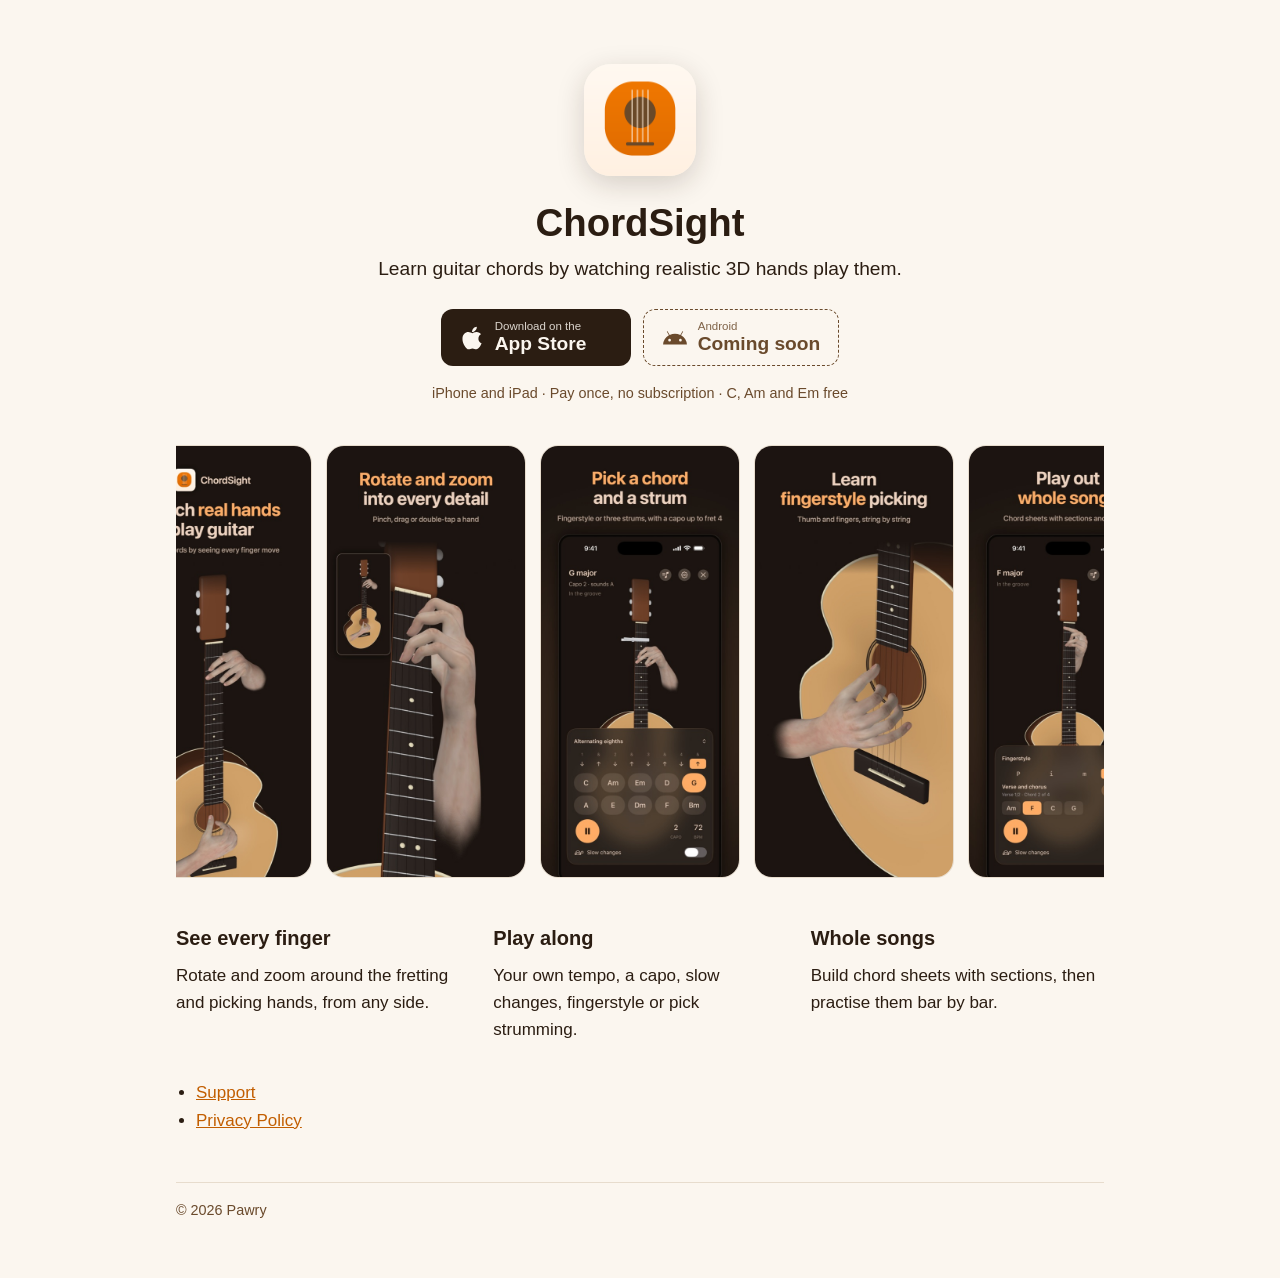
<file: index.html>
<!doctype html>
<html lang="en">
<head>
<meta charset="utf-8">
<meta name="viewport" content="width=device-width, initial-scale=1">
<title>ChordSight: Guitar Chords 3D</title>
<meta name="description" content="Learn guitar chords by watching realistic 3D hands play them. Pay once, no subscription.">
<meta name="apple-itunes-app" content="app-id=6831934798">
<meta property="og:title" content="ChordSight: Guitar Chords 3D">
<meta property="og:description" content="Learn guitar chords by watching realistic 3D hands play them.">
<meta property="og:image" content="https://pallabez.github.io/chordsight-site/img/icon.png">
<link rel="icon" href="img/icon.png">
<link rel="apple-touch-icon" href="img/icon.png">
<link rel="stylesheet" href="style.css">
</head>
<body>
<main class="wide">
  <header class="hero">
    <img class="icon" src="img/icon.png" alt="" width="112" height="112">
    <h1>ChordSight</h1>
    <p class="lead">Learn guitar chords by watching realistic 3D hands play them.</p>
    <div class="stores">
      <a class="store" href="https://apps.apple.com/app/id6831934798">
        <svg viewBox="0 0 384 512" aria-hidden="true"><path fill="currentColor" d="M318.7 268.7c-.2-36.7 16.4-64.4 50-84.8-18.8-26.9-47.2-41.7-84.7-44.6-35.5-2.8-74.3 20.7-88.5 20.7-15 0-49.4-19.7-76.4-19.7C63.3 141.2 4 184.8 4 273.5q0 39.3 14.4 81.2c12.8 36.7 59 126.7 107.2 125.2 25.2-.6 43-17.9 75.8-17.9 31.8 0 48.3 17.9 76.4 17.9 48.6-.7 90.4-82.5 102.6-119.3-65.2-30.7-61.7-90-61.7-91.9zm-56.6-164.2c27.3-32.4 24.8-61.9 24-72.5-24.1 1.4-52 16.4-67.9 34.9-17.5 19.8-27.8 44.3-25.6 71.9 26.1 2 49.9-11.4 69.5-34.3z"/></svg>
        <span><small>Download on the</small>App Store</span>
      </a>
      <a class="store soon" href="android.html">
        <svg viewBox="0 0 24 24" aria-hidden="true"><path fill="currentColor" d="M17.6 9.48l1.84-3.18a.38.38 0 0 0-.66-.38l-1.86 3.22a11.4 11.4 0 0 0-9.84 0L5.22 5.92a.38.38 0 0 0-.66.38L6.4 9.48A10.8 10.8 0 0 0 1 18h22a10.8 10.8 0 0 0-5.4-8.52zM7 15.25a1.25 1.25 0 1 1 0-2.5 1.25 1.25 0 0 1 0 2.5zm10 0a1.25 1.25 0 1 1 0-2.5 1.25 1.25 0 0 1 0 2.5z"/></svg>
        <span><small>Android</small>Coming soon</span>
      </a>
    </div>
    <p class="meta">iPhone and iPad · Pay once, no subscription · C, Am and Em free</p>
  </header>

  <section class="shots" aria-label="Screenshots">
    <img src="img/iphone-1-open.jpg" alt="ChordSight showing both hands on a 3D guitar" loading="lazy">
    <img src="img/iphone-2-zoom.jpg" alt="Close-up of the fretting hand" loading="lazy">
    <img src="img/iphone-3-pattern.jpg" alt="Choosing a picking pattern" loading="lazy">
    <img src="img/iphone-4-picking.jpg" alt="The picking hand from below" loading="lazy">
    <img src="img/iphone-5-song.jpg" alt="A song as a chord sheet" loading="lazy">
  </section>

  <section class="features">
    <div><h2>See every finger</h2><p>Rotate and zoom around the fretting and picking hands, from any side.</p></div>
    <div><h2>Play along</h2><p>Your own tempo, a capo, slow changes, fingerstyle or pick strumming.</p></div>
    <div><h2>Whole songs</h2><p>Build chord sheets with sections, then practise them bar by bar.</p></div>
  </section>

  <ul class="links">
    <li><a href="support.html">Support</a></li>
    <li><a href="privacy.html">Privacy Policy</a></li>
  </ul>
  <footer>© 2026 Pawry</footer>
</main>
</body>
</html>
</file>
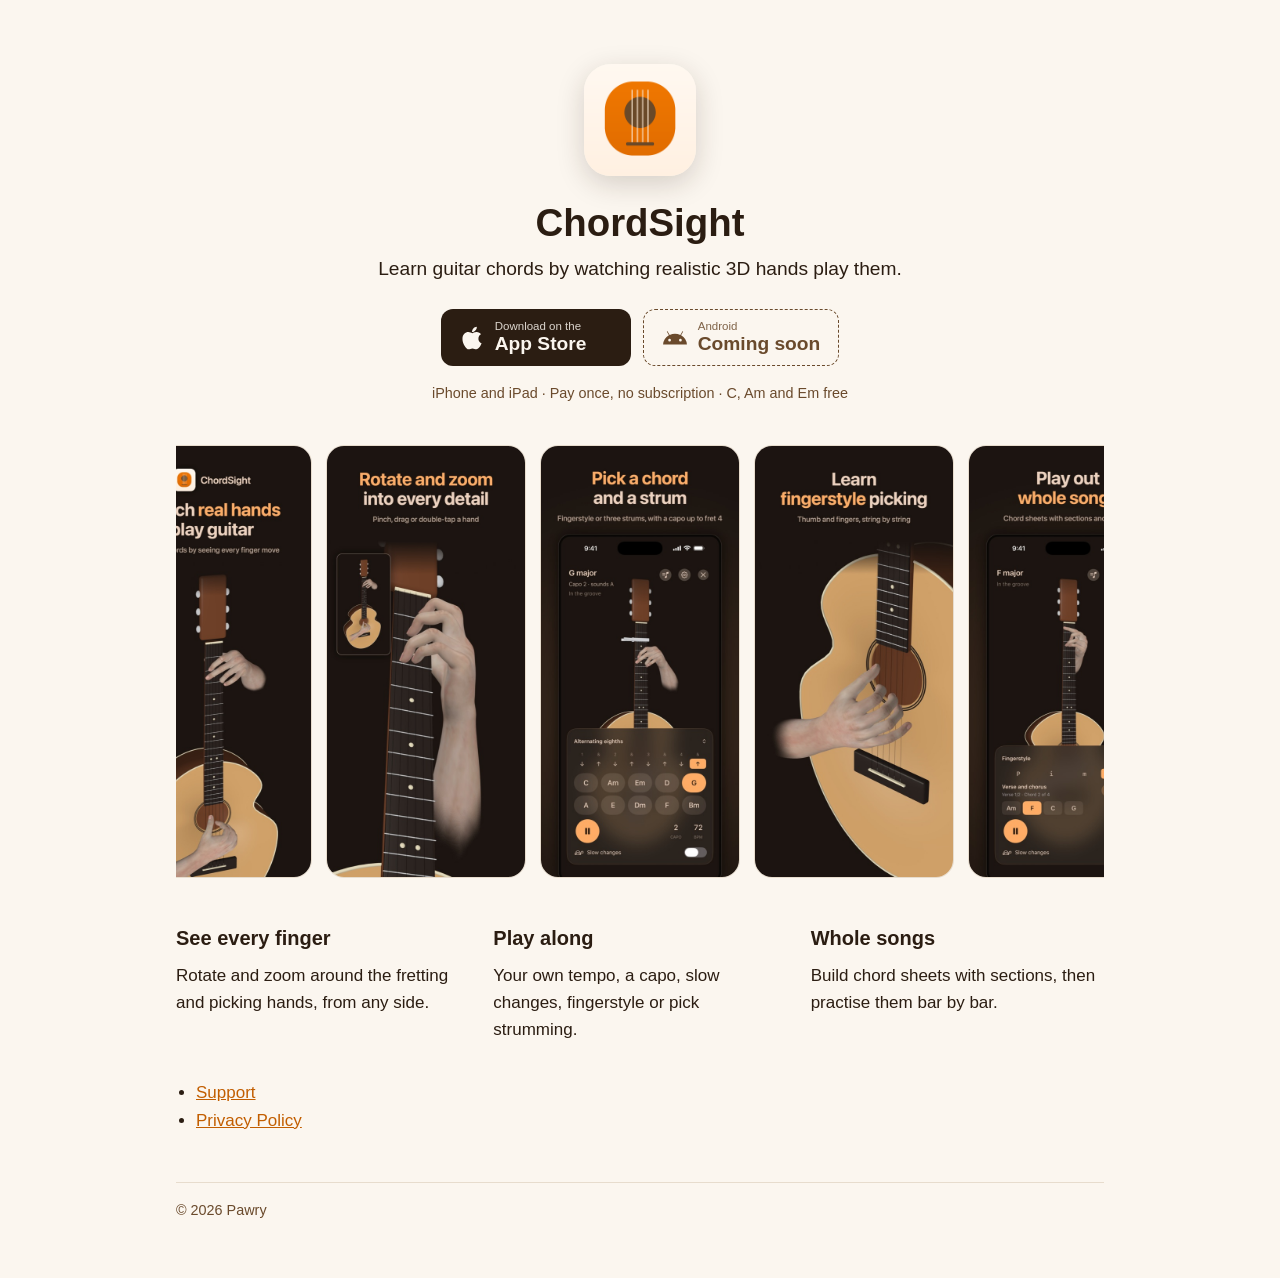
<file: get/index.html>
<!doctype html>
<html lang="en">
<head>
<meta charset="utf-8">
<meta name="viewport" content="width=device-width, initial-scale=1">
<title>Get ChordSight</title>
<meta property="og:title" content="Get ChordSight">
<meta property="og:description" content="Learn guitar chords by watching realistic 3D hands play them.">
<meta property="og:image" content="https://pallabez.github.io/chordsight-site/img/icon.png">
<link rel="icon" href="../img/icon.png">
<link rel="stylesheet" href="../style.css">
<script>
(function () {
  var ua = navigator.userAgent || "";
  var ios = /iPhone|iPad|iPod/.test(ua) ||
    (/Macintosh/.test(ua) && navigator.maxTouchPoints > 1); // iPadOS asks for the desktop site
  var target = ios ? "https://apps.apple.com/app/id6831934798"
    : /Android/i.test(ua) ? "../android.html"
    : "../index.html";
  location.replace(target);
})();
</script>
</head>
<body>
<main>
  <h1>Get ChordSight</h1>
  <p><a href="https://apps.apple.com/app/id6831934798">iPhone and iPad: App Store</a></p>
  <p><a href="../android.html">Android: coming soon</a></p>
</main>
</body>
</html>
</file>
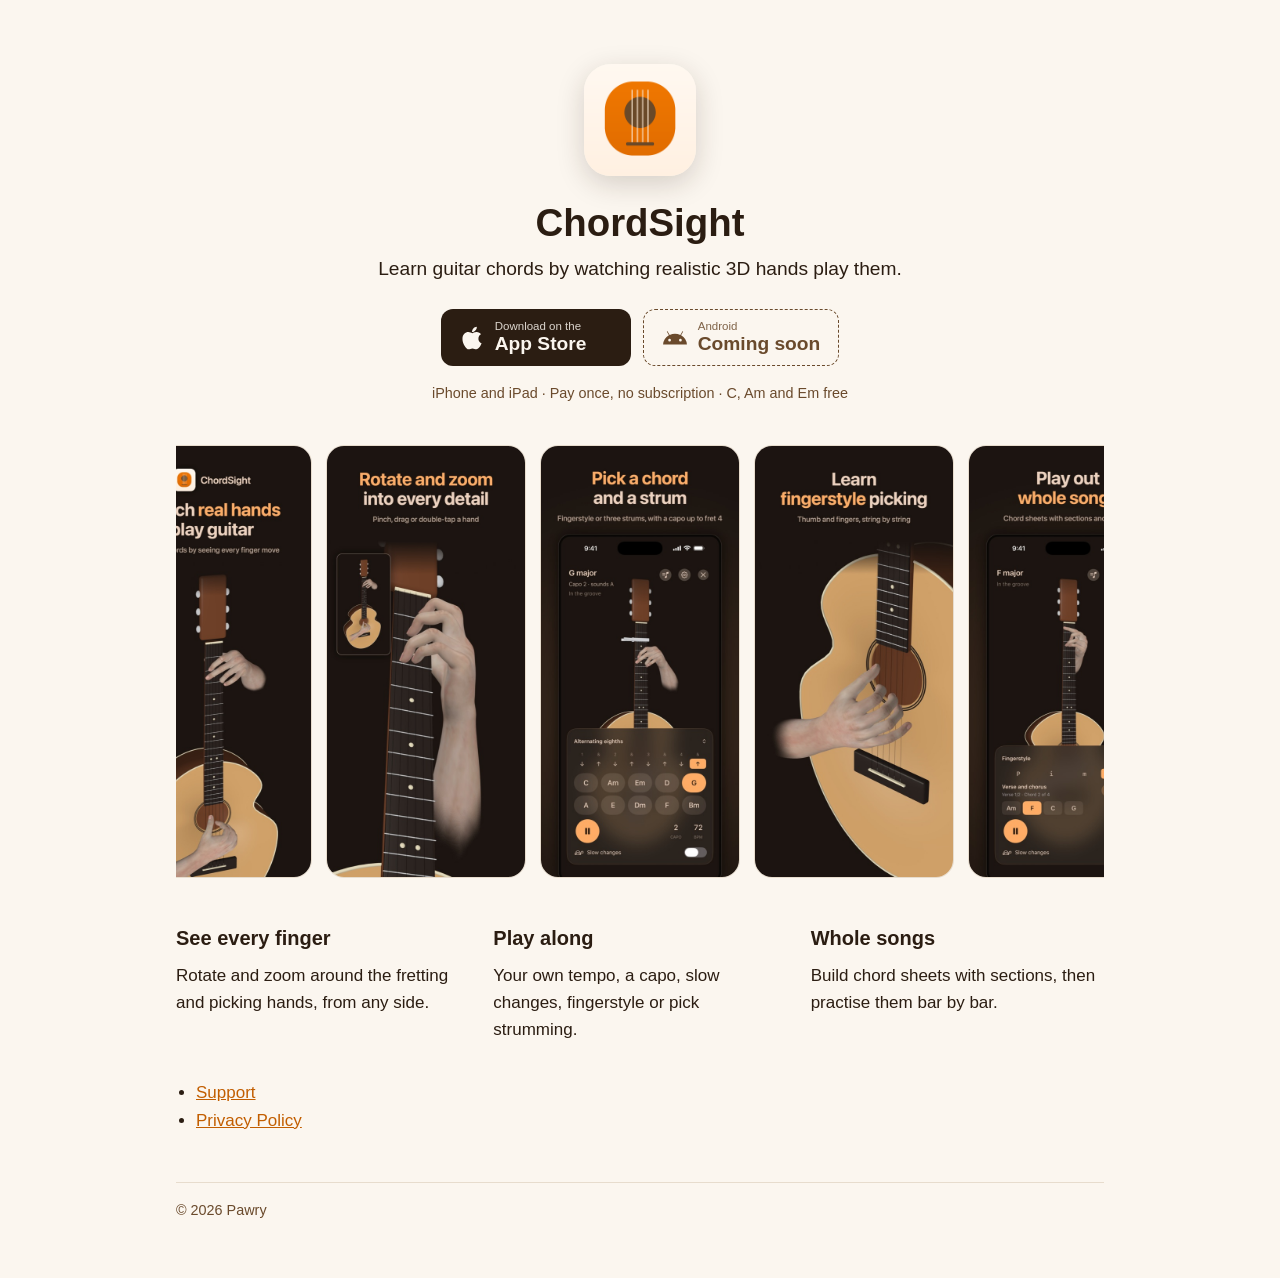
<file: ig/index.html>
<!doctype html>
<html lang="en">
<head>
<meta charset="utf-8">
<meta name="viewport" content="width=device-width, initial-scale=1">
<title>Get ChordSight</title>
<meta property="og:title" content="Get ChordSight">
<meta property="og:description" content="Learn guitar chords by watching realistic 3D hands play them.">
<meta property="og:image" content="https://pallabez.github.io/chordsight-site/img/icon.png">
<link rel="icon" href="../img/icon.png">
<link rel="stylesheet" href="../style.css">
<script>
(function () {
  var ua = navigator.userAgent || "";
  var ios = /iPhone|iPad|iPod/.test(ua) ||
    (/Macintosh/.test(ua) && navigator.maxTouchPoints > 1); // iPadOS asks for the desktop site
  var target = ios ? "https://apps.apple.com/app/id6831934798?ct=ig"
    : /Android/i.test(ua) ? "../android.html"
    : "../index.html";
  location.replace(target);
})();
</script>
</head>
<body>
<main>
  <h1>Get ChordSight</h1>
  <p><a href="https://apps.apple.com/app/id6831934798?ct=ig">iPhone and iPad: App Store</a></p>
  <p><a href="../android.html">Android: coming soon</a></p>
</main>
</body>
</html>
</file>
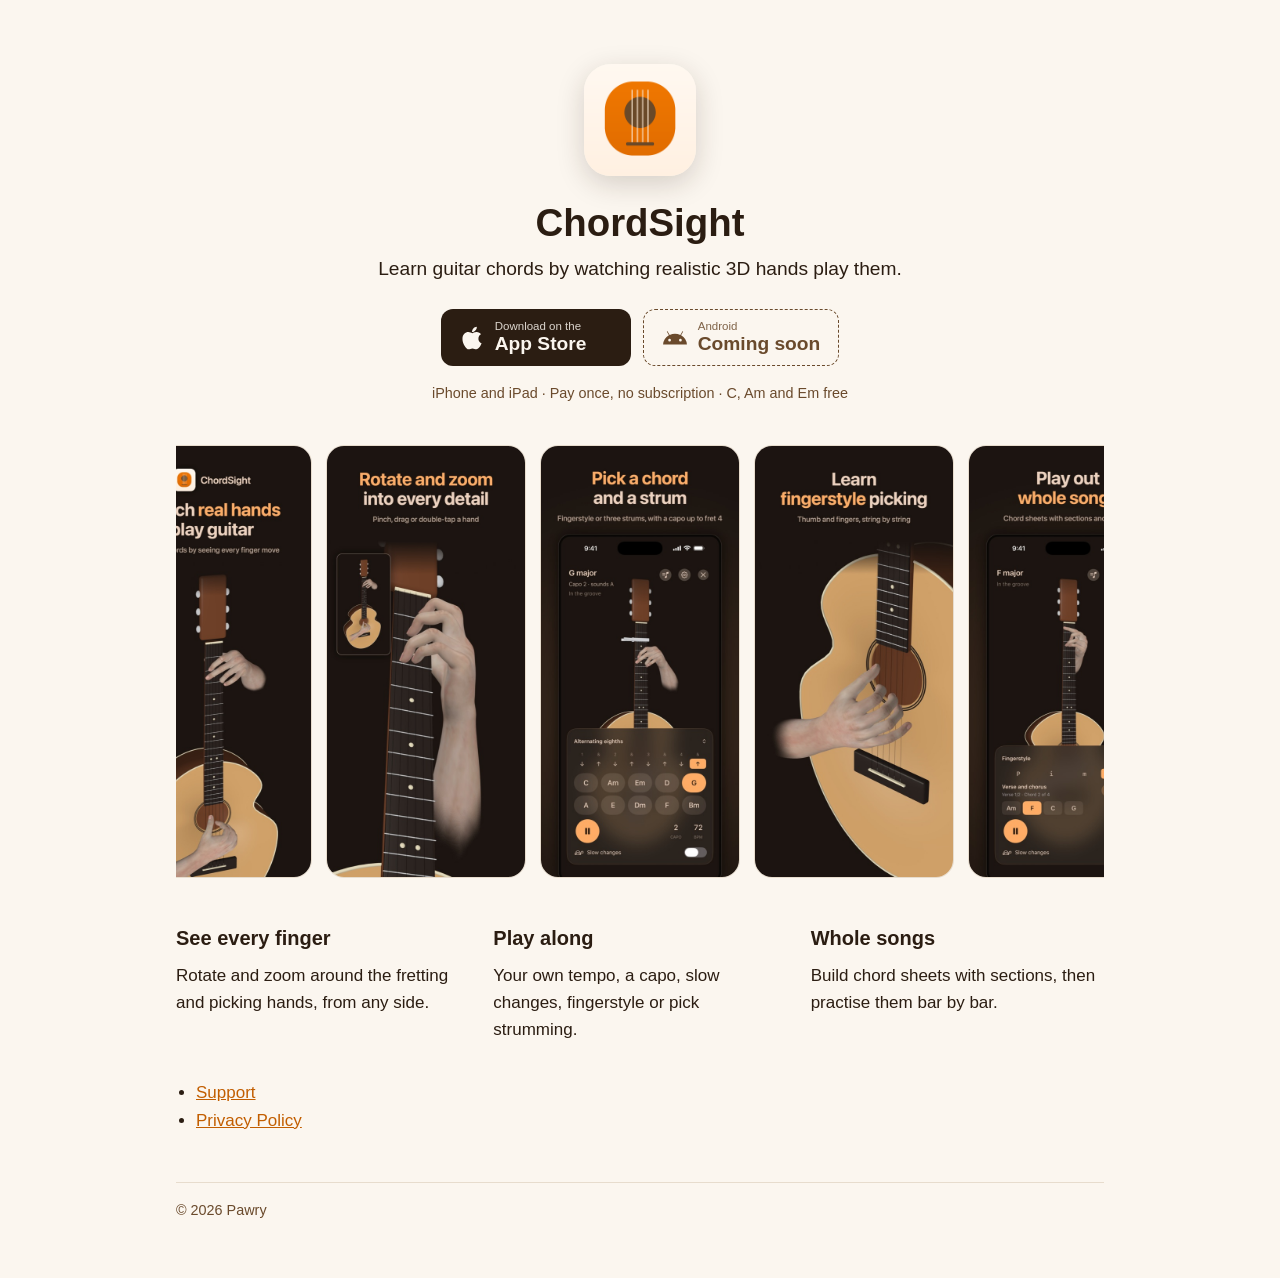
<file: yt/index.html>
<!doctype html>
<html lang="en">
<head>
<meta charset="utf-8">
<meta name="viewport" content="width=device-width, initial-scale=1">
<title>Get ChordSight</title>
<meta property="og:title" content="Get ChordSight">
<meta property="og:description" content="Learn guitar chords by watching realistic 3D hands play them.">
<meta property="og:image" content="https://pallabez.github.io/chordsight-site/img/icon.png">
<link rel="icon" href="../img/icon.png">
<link rel="stylesheet" href="../style.css">
<script>
(function () {
  var ua = navigator.userAgent || "";
  var ios = /iPhone|iPad|iPod/.test(ua) ||
    (/Macintosh/.test(ua) && navigator.maxTouchPoints > 1); // iPadOS asks for the desktop site
  var target = ios ? "https://apps.apple.com/app/id6831934798?ct=yt"
    : /Android/i.test(ua) ? "../android.html"
    : "../index.html";
  location.replace(target);
})();
</script>
</head>
<body>
<main>
  <h1>Get ChordSight</h1>
  <p><a href="https://apps.apple.com/app/id6831934798?ct=yt">iPhone and iPad: App Store</a></p>
  <p><a href="../android.html">Android: coming soon</a></p>
</main>
</body>
</html>
</file>
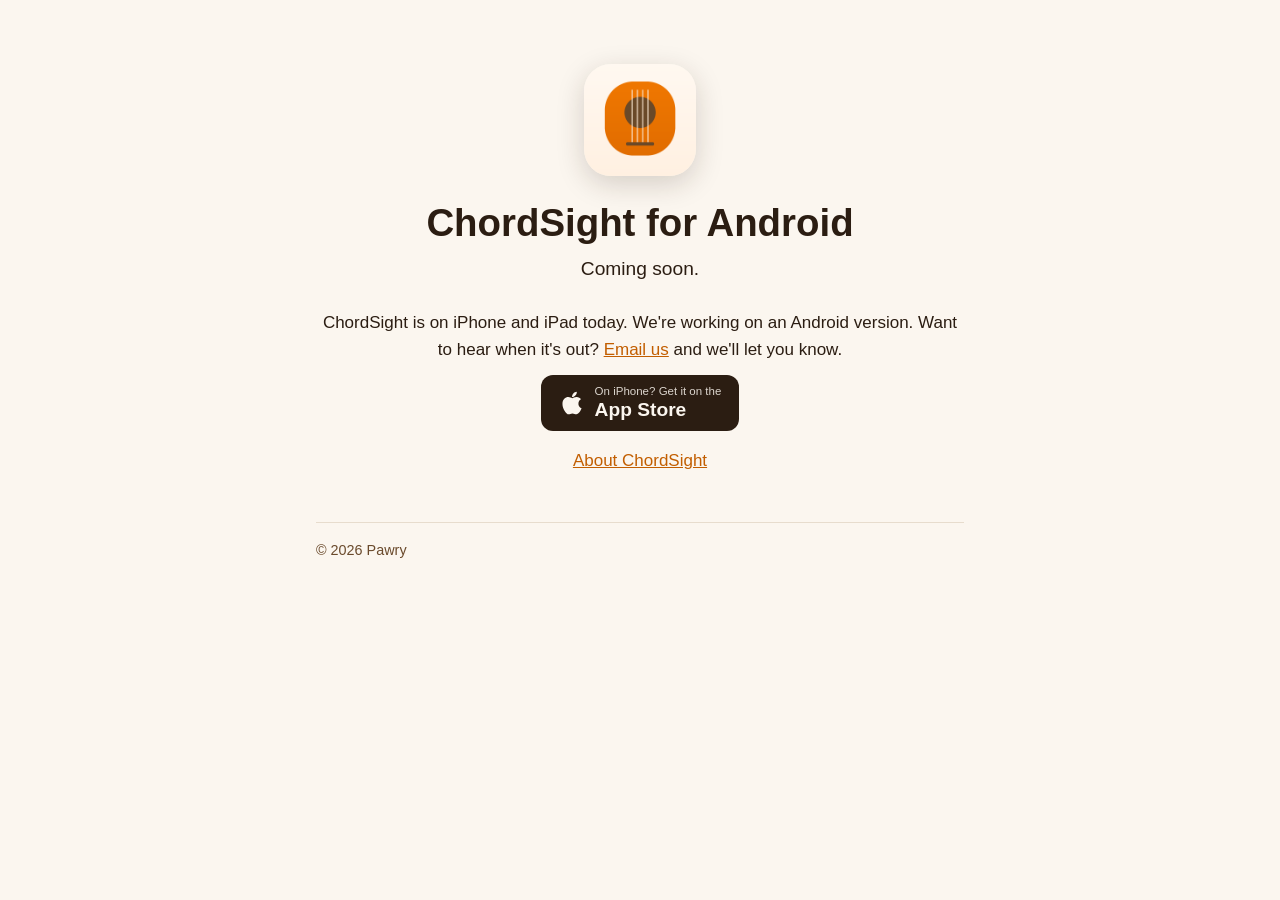
<file: android.html>
<!doctype html>
<html lang="en">
<head>
<meta charset="utf-8">
<meta name="viewport" content="width=device-width, initial-scale=1">
<title>ChordSight for Android</title>
<link rel="icon" href="img/icon.png">
<link rel="stylesheet" href="style.css">
</head>
<body>
<main>
  <header class="hero">
    <img class="icon" src="img/icon.png" alt="" width="112" height="112">
    <h1>ChordSight for Android</h1>
    <p class="lead">Coming soon.</p>
    <p>ChordSight is on iPhone and iPad today. We're working on an Android version.
    Want to hear when it's out? <a href="mailto:pallabsonowal999@gmail.com?subject=ChordSight%20for%20Android">Email us</a> and we'll let you know.</p>
    <div class="stores">
      <a class="store" href="https://apps.apple.com/app/id6831934798">
        <svg viewBox="0 0 384 512" aria-hidden="true"><path fill="currentColor" d="M318.7 268.7c-.2-36.7 16.4-64.4 50-84.8-18.8-26.9-47.2-41.7-84.7-44.6-35.5-2.8-74.3 20.7-88.5 20.7-15 0-49.4-19.7-76.4-19.7C63.3 141.2 4 184.8 4 273.5q0 39.3 14.4 81.2c12.8 36.7 59 126.7 107.2 125.2 25.2-.6 43-17.9 75.8-17.9 31.8 0 48.3 17.9 76.4 17.9 48.6-.7 90.4-82.5 102.6-119.3-65.2-30.7-61.7-90-61.7-91.9zm-56.6-164.2c27.3-32.4 24.8-61.9 24-72.5-24.1 1.4-52 16.4-67.9 34.9-17.5 19.8-27.8 44.3-25.6 71.9 26.1 2 49.9-11.4 69.5-34.3z"/></svg>
        <span><small>On iPhone? Get it on the</small>App Store</span>
      </a>
    </div>
  </header>
  <p class="center"><a href="index.html">About ChordSight</a></p>
  <footer>© 2026 Pawry</footer>
</main>
</body>
</html>
</file>
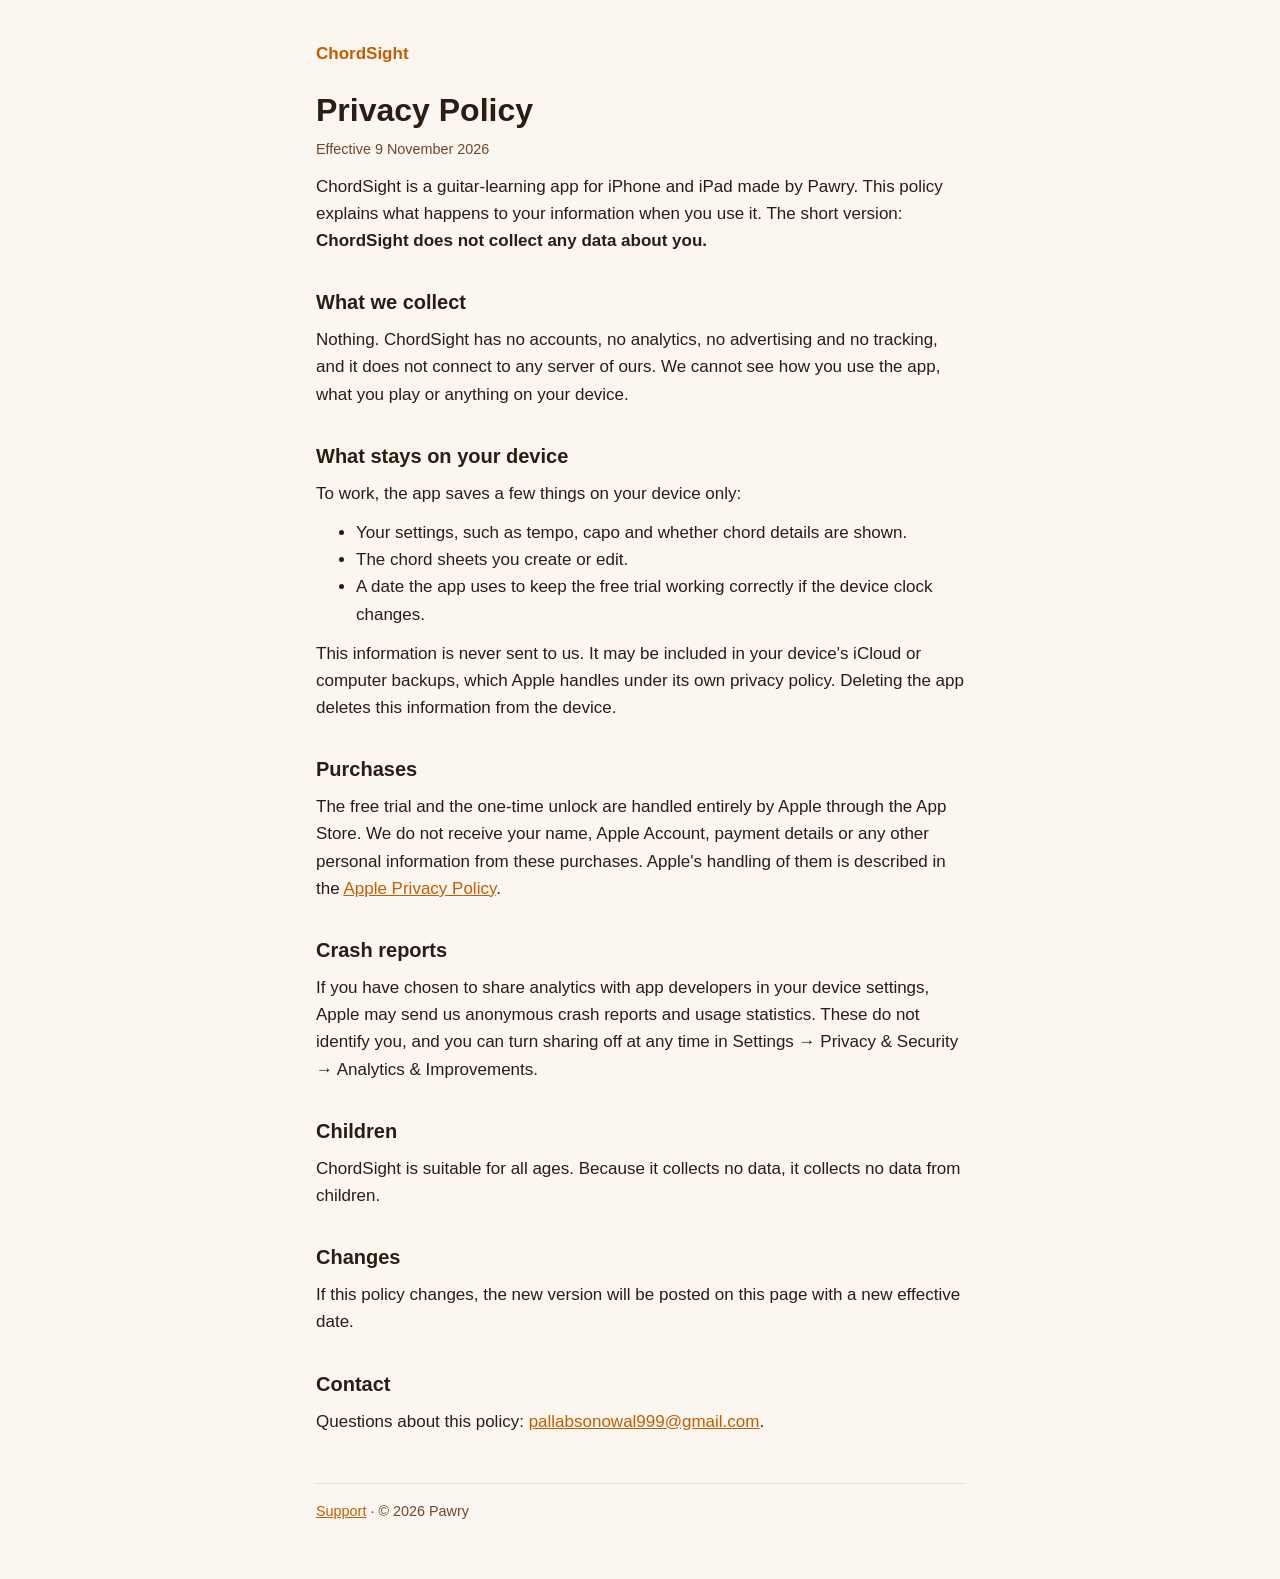
<file: privacy.html>
<!doctype html>
<html lang="en">
<head>
<meta charset="utf-8">
<meta name="viewport" content="width=device-width, initial-scale=1">
<title>ChordSight Privacy Policy</title>
<link rel="stylesheet" href="style.css">
</head>
<body>
<main>
  <p class="brand"><a href="index.html">ChordSight</a></p>
  <h1>Privacy Policy</h1>
  <p class="meta">Effective 9 November 2026</p>

  <p>ChordSight is a guitar-learning app for iPhone and iPad made by Pawry. This policy
  explains what happens to your information when you use it. The short version:
  <strong>ChordSight does not collect any data about you.</strong></p>

  <h2>What we collect</h2>
  <p>Nothing. ChordSight has no accounts, no analytics, no advertising and no tracking, and
  it does not connect to any server of ours. We cannot see how you use the app, what you play
  or anything on your device.</p>

  <h2>What stays on your device</h2>
  <p>To work, the app saves a few things on your device only:</p>
  <ul>
    <li>Your settings, such as tempo, capo and whether chord details are shown.</li>
    <li>The chord sheets you create or edit.</li>
    <li>A date the app uses to keep the free trial working correctly if the device clock changes.</li>
  </ul>
  <p>This information is never sent to us. It may be included in your device's iCloud or
  computer backups, which Apple handles under its own privacy policy. Deleting the app
  deletes this information from the device.</p>

  <h2>Purchases</h2>
  <p>The free trial and the one-time unlock are handled entirely by Apple through the App
  Store. We do not receive your name, Apple Account, payment details or any other personal
  information from these purchases. Apple's handling of them is described in the
  <a href="https://www.apple.com/legal/privacy/">Apple Privacy Policy</a>.</p>

  <h2>Crash reports</h2>
  <p>If you have chosen to share analytics with app developers in your device settings, Apple
  may send us anonymous crash reports and usage statistics. These do not identify you, and you
  can turn sharing off at any time in Settings → Privacy &amp; Security → Analytics &amp;
  Improvements.</p>

  <h2>Children</h2>
  <p>ChordSight is suitable for all ages. Because it collects no data, it collects no data
  from children.</p>

  <h2>Changes</h2>
  <p>If this policy changes, the new version will be posted on this page with a new
  effective date.</p>

  <h2>Contact</h2>
  <p>Questions about this policy: <a href="mailto:pallabsonowal999@gmail.com">pallabsonowal999@gmail.com</a>.</p>

  <footer><a href="support.html">Support</a> · © 2026 Pawry</footer>
</main>
</body>
</html>
</file>
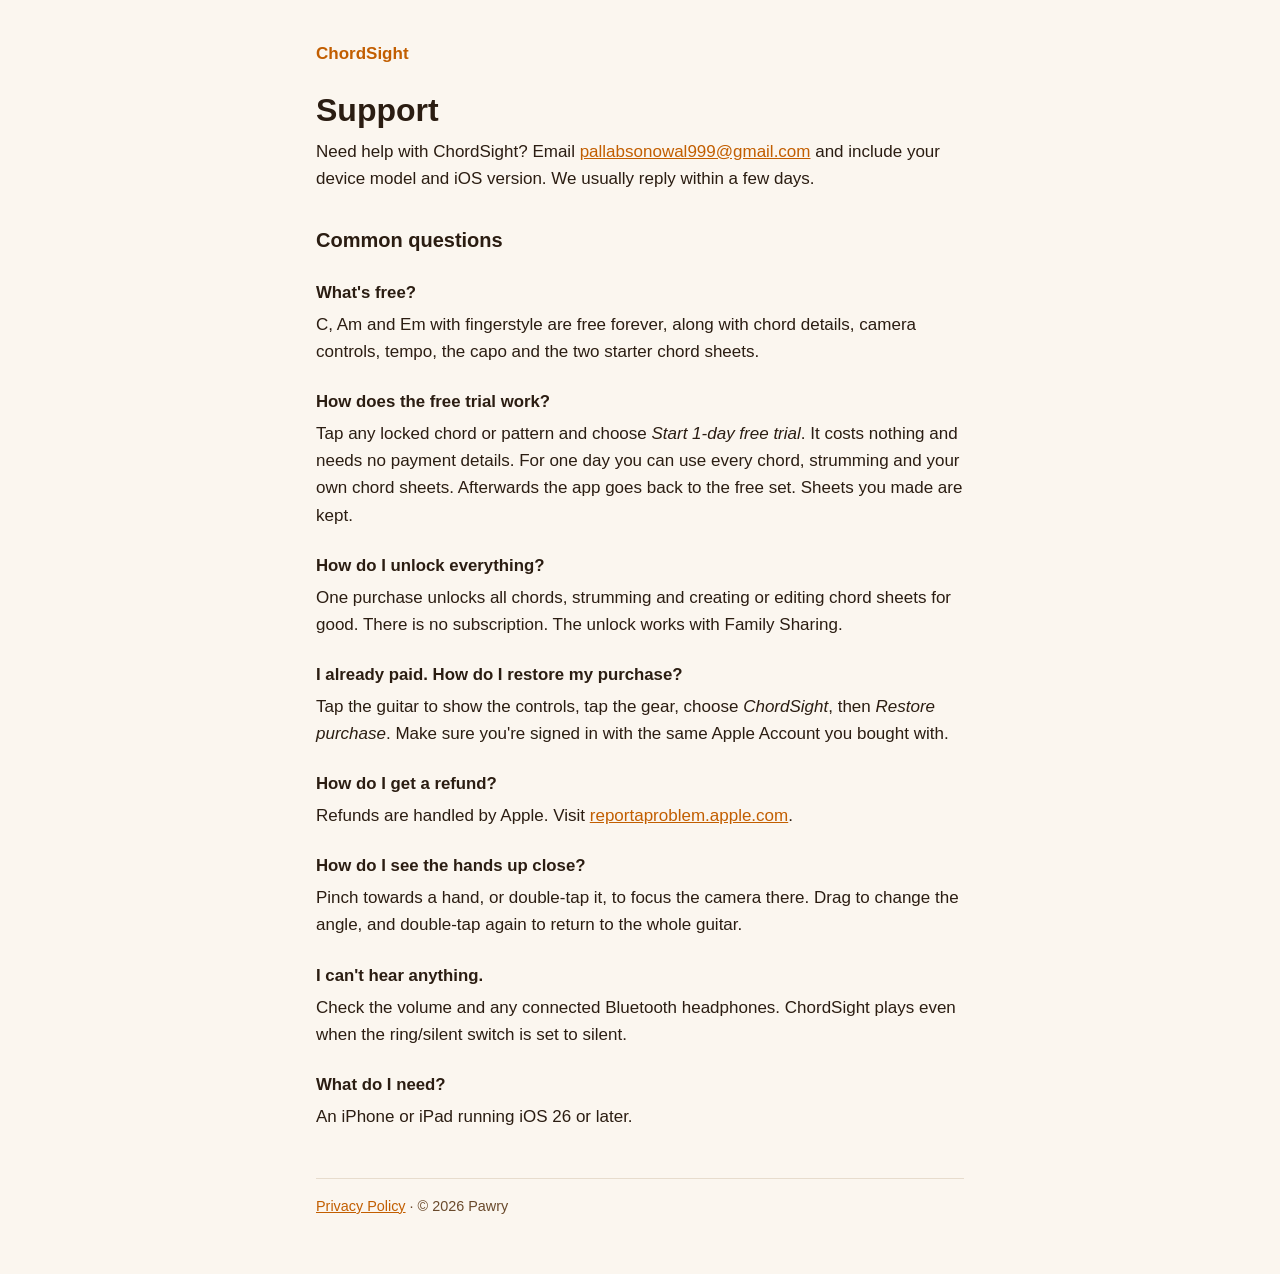
<file: support.html>
<!doctype html>
<html lang="en">
<head>
<meta charset="utf-8">
<meta name="viewport" content="width=device-width, initial-scale=1">
<title>ChordSight Support</title>
<link rel="stylesheet" href="style.css">
</head>
<body>
<main>
  <p class="brand"><a href="index.html">ChordSight</a></p>
  <h1>Support</h1>
  <p>Need help with ChordSight? Email <a href="mailto:pallabsonowal999@gmail.com">pallabsonowal999@gmail.com</a> and
  include your device model and iOS version. We usually reply within a few days.</p>

  <h2>Common questions</h2>

  <h3>What's free?</h3>
  <p>C, Am and Em with fingerstyle are free forever, along with chord details, camera
  controls, tempo, the capo and the two starter chord sheets.</p>

  <h3>How does the free trial work?</h3>
  <p>Tap any locked chord or pattern and choose <em>Start 1-day free trial</em>. It costs
  nothing and needs no payment details. For one day you can use every chord, strumming and
  your own chord sheets. Afterwards the app goes back to the free set. Sheets you made are
  kept.</p>

  <h3>How do I unlock everything?</h3>
  <p>One purchase unlocks all chords, strumming and creating or editing chord sheets for good.
  There is no subscription. The unlock works with Family Sharing.</p>

  <h3>I already paid. How do I restore my purchase?</h3>
  <p>Tap the guitar to show the controls, tap the gear, choose <em>ChordSight</em>, then
  <em>Restore purchase</em>. Make sure you're signed in with the same Apple Account you
  bought with.</p>

  <h3>How do I get a refund?</h3>
  <p>Refunds are handled by Apple. Visit
  <a href="https://reportaproblem.apple.com">reportaproblem.apple.com</a>.</p>

  <h3>How do I see the hands up close?</h3>
  <p>Pinch towards a hand, or double-tap it, to focus the camera there. Drag to change the
  angle, and double-tap again to return to the whole guitar.</p>

  <h3>I can't hear anything.</h3>
  <p>Check the volume and any connected Bluetooth headphones. ChordSight plays even when
  the ring/silent switch is set to silent.</p>

  <h3>What do I need?</h3>
  <p>An iPhone or iPad running iOS 26 or later.</p>

  <footer><a href="privacy.html">Privacy Policy</a> · © 2026 Pawry</footer>
</main>
</body>
</html>
</file>
<file: style.css>
:root {
  --bg: #fbf6ef;
  --text: #2b1d12;
  --muted: #6a4a2c;
  --accent: #c25e00;
  --rule: #e7dccd;
  color-scheme: light dark;
}
@media (prefers-color-scheme: dark) {
  :root {
    --bg: #1c1410;
    --text: #f3e9dc;
    --muted: #c9b39b;
    --accent: #f59a3c;
    --rule: #3a2b21;
  }
}
* { box-sizing: border-box; }
body {
  margin: 0;
  background: var(--bg);
  color: var(--text);
  font: 17px/1.6 -apple-system, BlinkMacSystemFont, "Segoe UI", Roboto, sans-serif;
}
main { max-width: 680px; margin: 0 auto; padding: 40px 16px 56px; }
h1 { font-size: 2rem; line-height: 1.2; margin: 0 0 8px; }
h2 { font-size: 1.25rem; margin: 32px 0 8px; }
h3 { font-size: 1.05rem; margin: 24px 0 4px; }
p, ul { margin: 0 0 12px; }
a { color: var(--accent); }
.brand { margin-bottom: 24px; font-weight: 600; }
.brand a { text-decoration: none; }
.meta, footer { color: var(--muted); font-size: 0.9rem; }
.lead { font-size: 1.2rem; }
.links { padding-left: 20px; }
footer { margin-top: 48px; padding-top: 16px; border-top: 1px solid var(--rule); }

/* Landing page */
main.wide { max-width: 960px; }
.hero { text-align: center; padding-top: 24px; }
.hero .icon { border-radius: 24%; box-shadow: 0 8px 28px rgba(43, 29, 18, 0.18); margin-bottom: 16px; }
.hero h1 { font-size: 2.4rem; }
.hero .lead { max-width: 30em; margin: 0 auto 24px; }
.stores { display: flex; flex-wrap: wrap; gap: 12px; justify-content: center; margin: 8px 0 16px; }
.store {
  display: inline-flex; align-items: center; gap: 10px;
  min-width: 190px; padding: 10px 18px; border-radius: 12px;
  background: var(--text); color: var(--bg); text-decoration: none; text-align: left;
}
.store svg { width: 26px; height: 26px; flex: none; }
.store span { display: flex; flex-direction: column; font-size: 1.2rem; font-weight: 600; line-height: 1.15; }
.store small { font-size: 0.72rem; font-weight: 400; opacity: 0.85; }
.store.soon { background: transparent; color: var(--muted); border: 1.5px dashed var(--muted); }
.store:hover { opacity: 0.9; }
.shots {
  display: flex; gap: 14px; overflow-x: auto; scroll-snap-type: x mandatory;
  padding: 24px 2px 12px; margin: 16px 0;
}
.shots img {
  flex: none; width: 200px; height: auto; border-radius: 18px; scroll-snap-align: center;
  border: 1px solid var(--rule);
}
.features { display: grid; grid-template-columns: repeat(auto-fit, minmax(220px, 1fr)); gap: 8px 24px; margin: 16px 0 24px; }
.features h2 { margin-top: 16px; }
.center { text-align: center; }
@media (min-width: 1100px) { .shots { justify-content: center; } }
</file>
